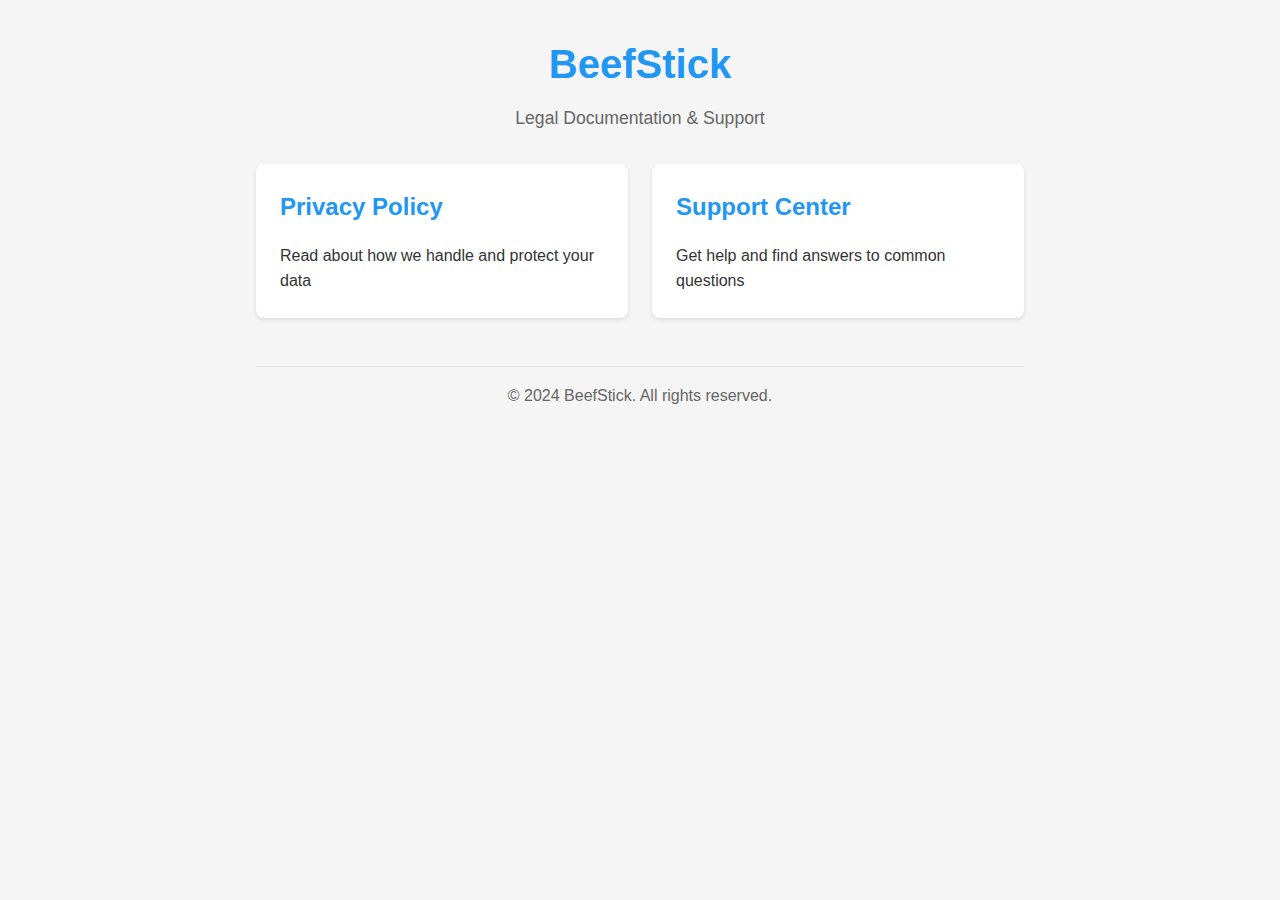
<file: index.html>
<!DOCTYPE html>
<html lang="en">
<head>
    <meta charset="UTF-8">
    <meta name="viewport" content="width=device-width, initial-scale=1.0">
    <title>BeefStick - Legal & Support</title>
    <link rel="stylesheet" href="styles.css">
</head>
<body>
    <div class="container">
        <header>
            <h1>BeefStick</h1>
            <p class="subtitle">Legal Documentation & Support</p>
        </header>
        
        <main>
            <div class="card-container">
                <a href="privacy-policy.html" class="card">
                    <h2>Privacy Policy</h2>
                    <p>Read about how we handle and protect your data</p>
                </a>
                
                <a href="support.html" class="card">
                    <h2>Support Center</h2>
                    <p>Get help and find answers to common questions</p>
                </a>
            </div>
        </main>
        
        <footer>
            <p>&copy; 2024 BeefStick. All rights reserved.</p>
        </footer>
    </div>
</body>
</html>
</file>
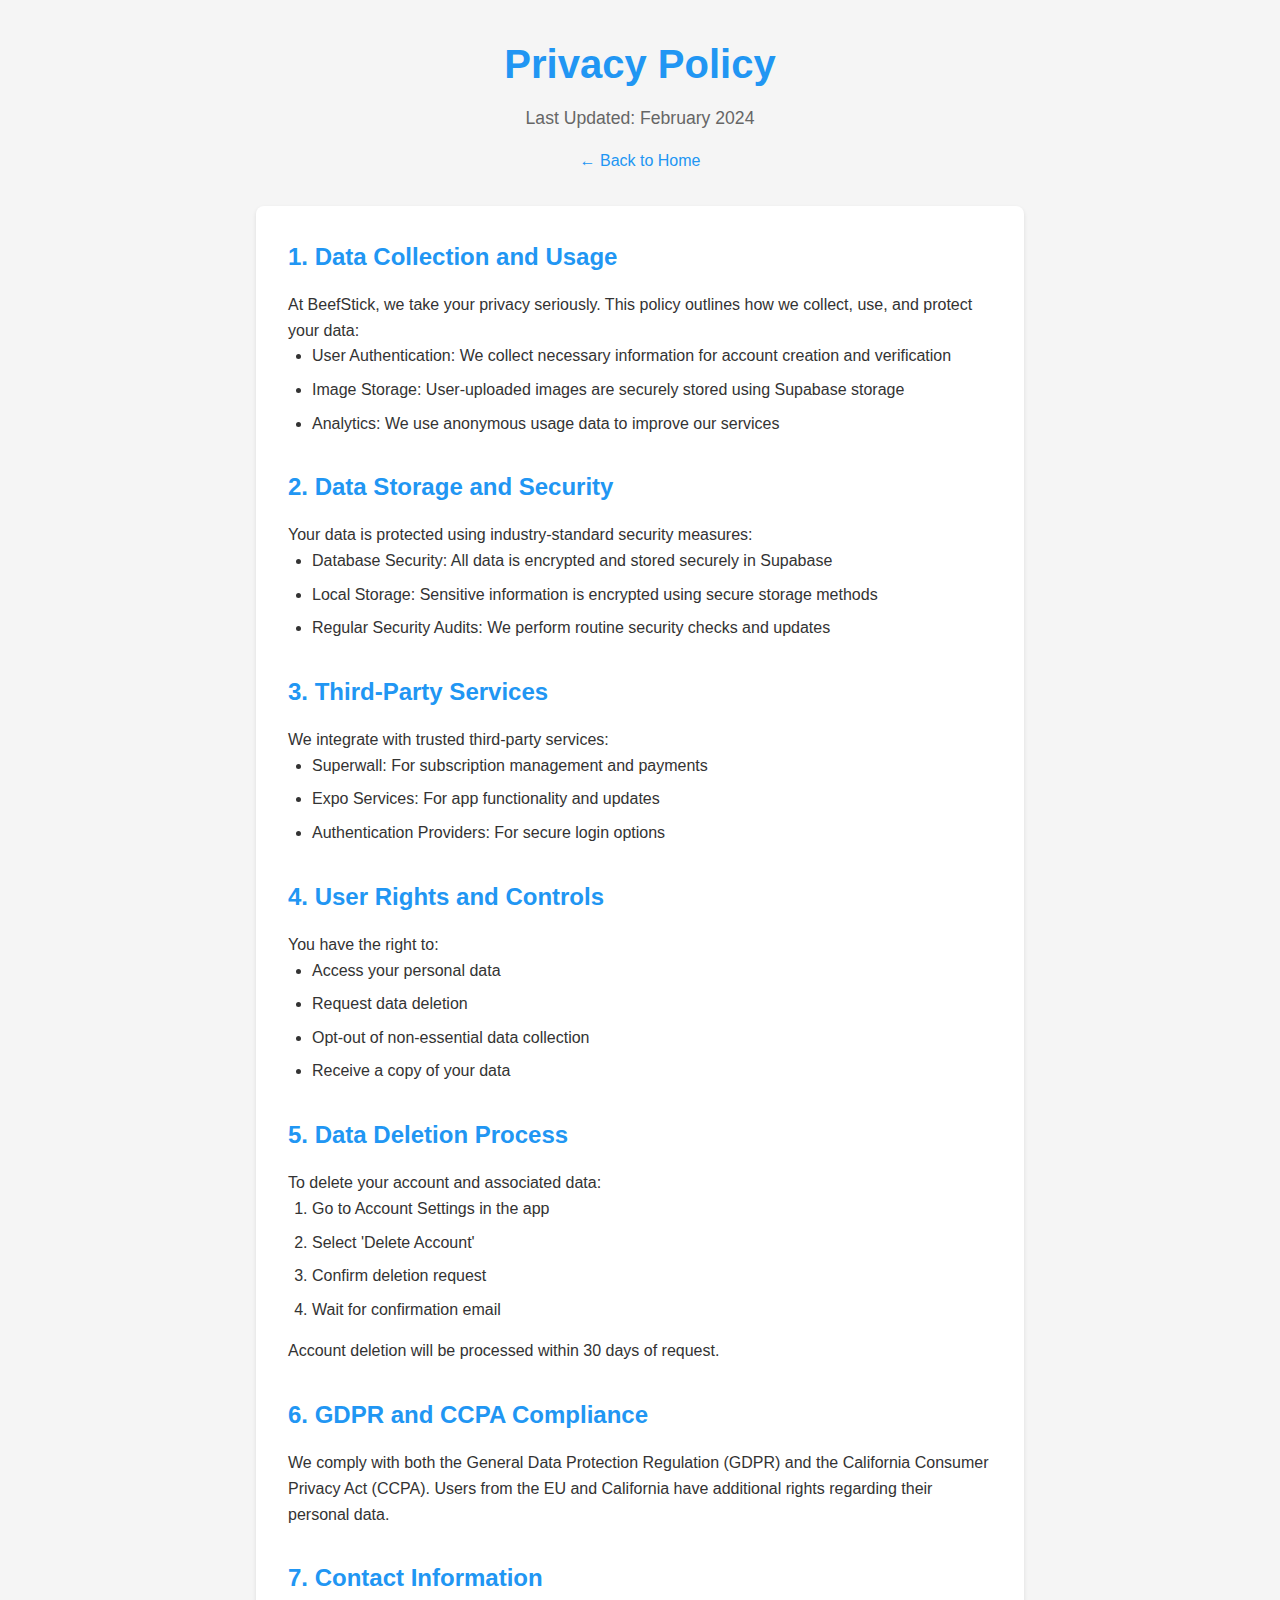
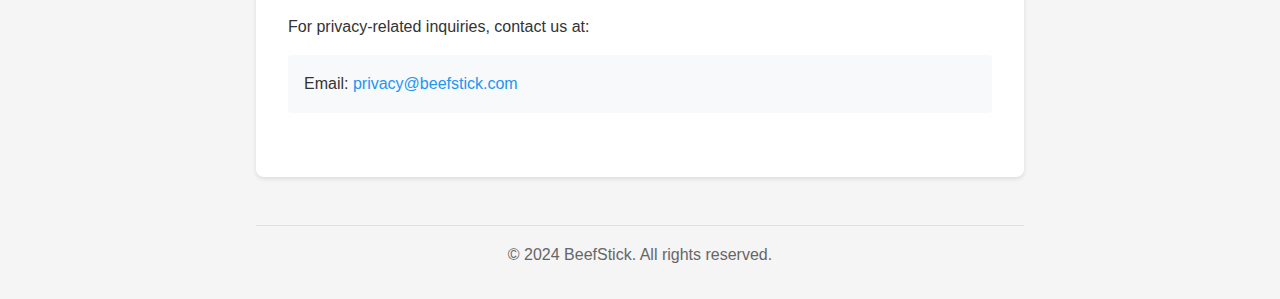
<file: privacy-policy.html>
<!DOCTYPE html>
<html lang="en">
<head>
    <meta charset="UTF-8">
    <meta name="viewport" content="width=device-width, initial-scale=1.0">
    <title>Privacy Policy - BeefStick</title>
    <link rel="stylesheet" href="styles.css">
</head>
<body>
    <div class="container">
        <header>
            <h1>Privacy Policy</h1>
            <p class="subtitle">Last Updated: February 2024</p>
            <a href="index.html" class="back-link">← Back to Home</a>
        </header>

        <main class="content">
            <section>
                <h2>1. Data Collection and Usage</h2>
                <p>At BeefStick, we take your privacy seriously. This policy outlines how we collect, use, and protect your data:</p>
                <ul>
                    <li>User Authentication: We collect necessary information for account creation and verification</li>
                    <li>Image Storage: User-uploaded images are securely stored using Supabase storage</li>
                    <li>Analytics: We use anonymous usage data to improve our services</li>
                </ul>
            </section>

            <section>
                <h2>2. Data Storage and Security</h2>
                <p>Your data is protected using industry-standard security measures:</p>
                <ul>
                    <li>Database Security: All data is encrypted and stored securely in Supabase</li>
                    <li>Local Storage: Sensitive information is encrypted using secure storage methods</li>
                    <li>Regular Security Audits: We perform routine security checks and updates</li>
                </ul>
            </section>

            <section>
                <h2>3. Third-Party Services</h2>
                <p>We integrate with trusted third-party services:</p>
                <ul>
                    <li>Superwall: For subscription management and payments</li>
                    <li>Expo Services: For app functionality and updates</li>
                    <li>Authentication Providers: For secure login options</li>
                </ul>
            </section>

            <section>
                <h2>4. User Rights and Controls</h2>
                <p>You have the right to:</p>
                <ul>
                    <li>Access your personal data</li>
                    <li>Request data deletion</li>
                    <li>Opt-out of non-essential data collection</li>
                    <li>Receive a copy of your data</li>
                </ul>
            </section>

            <section>
                <h2>5. Data Deletion Process</h2>
                <p>To delete your account and associated data:</p>
                <ol>
                    <li>Go to Account Settings in the app</li>
                    <li>Select 'Delete Account'</li>
                    <li>Confirm deletion request</li>
                    <li>Wait for confirmation email</li>
                </ol>
                <p>Account deletion will be processed within 30 days of request.</p>
            </section>

            <section>
                <h2>6. GDPR and CCPA Compliance</h2>
                <p>We comply with both the General Data Protection Regulation (GDPR) and the California Consumer Privacy Act (CCPA). Users from the EU and California have additional rights regarding their personal data.</p>
            </section>

            <section>
                <h2>7. Contact Information</h2>
                <p>For privacy-related inquiries, contact us at:</p>
                <p class="contact-info">Email: <a href="mailto:privacy@beefstick.com">privacy@beefstick.com</a></p>
            </section>
        </main>

        <footer>
            <p>&copy; 2024 BeefStick. All rights reserved.</p>
        </footer>
    </div>
</body>
</html>
</file>
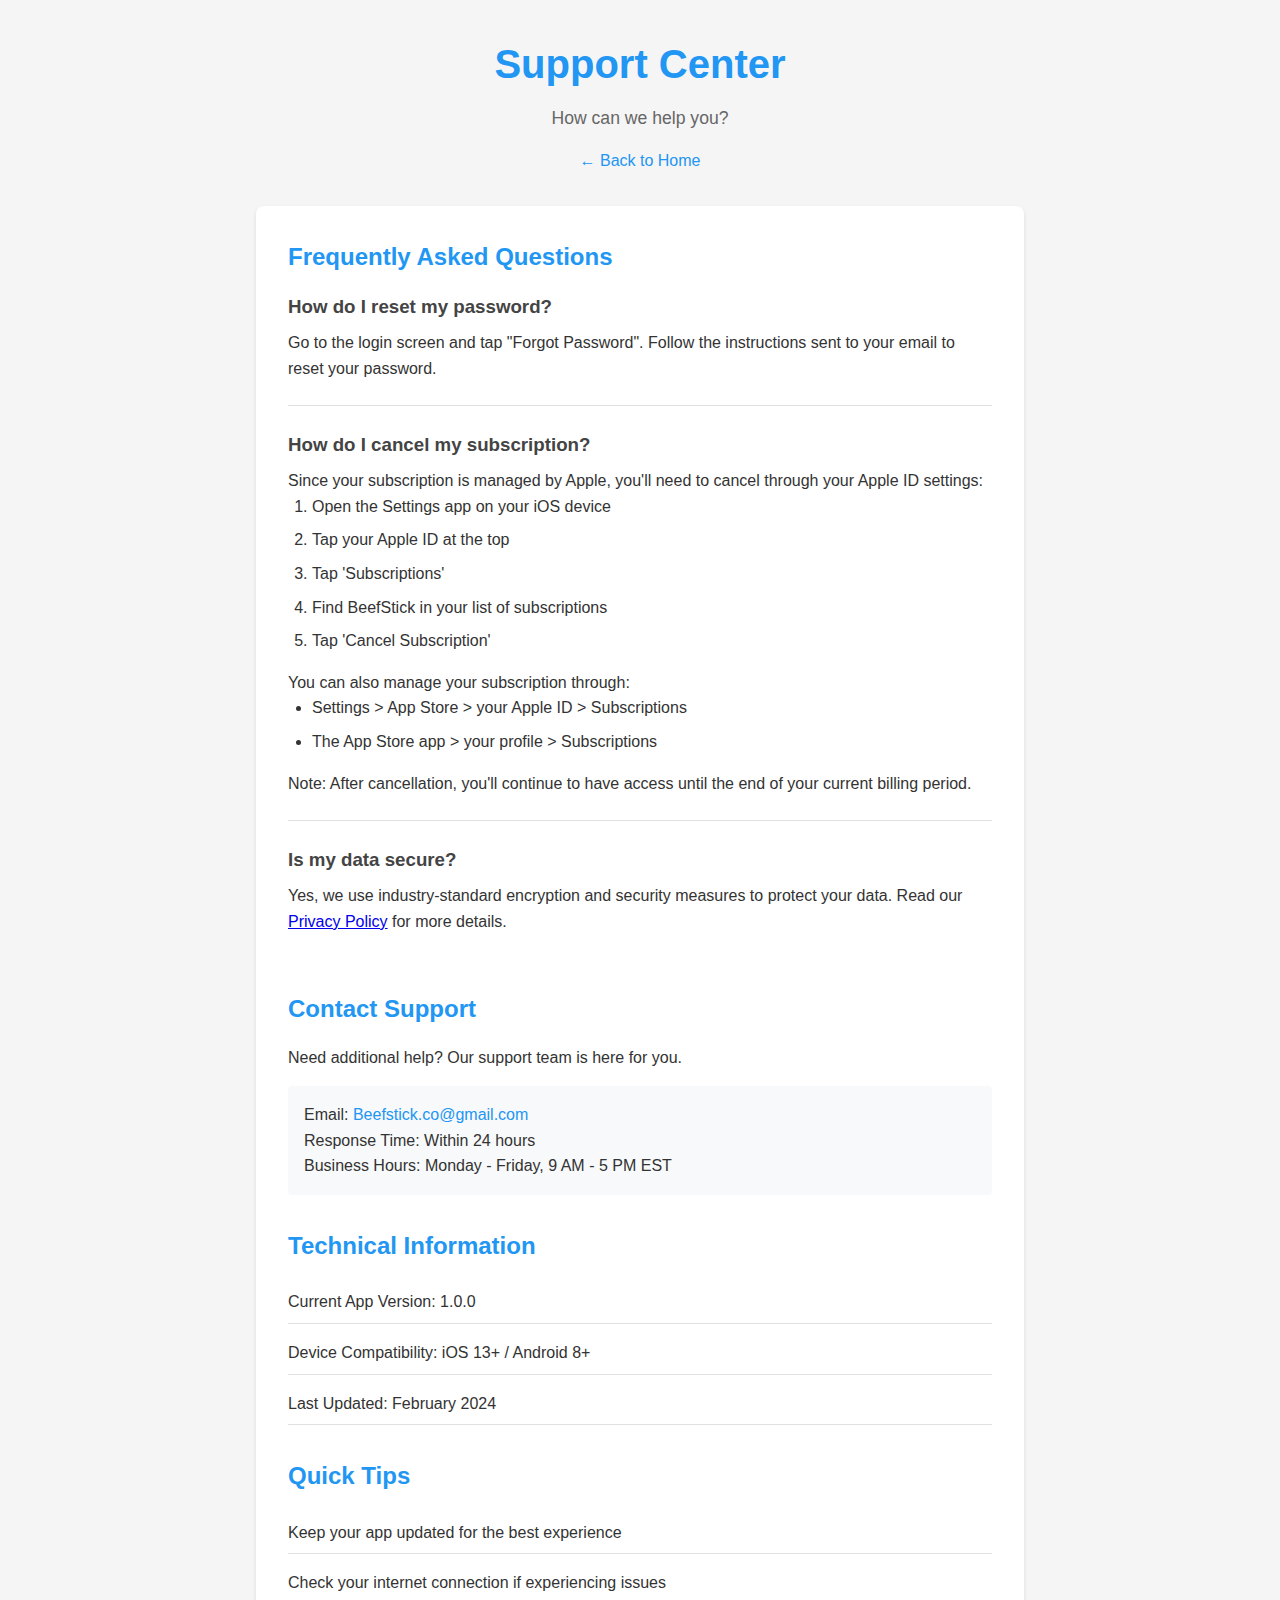
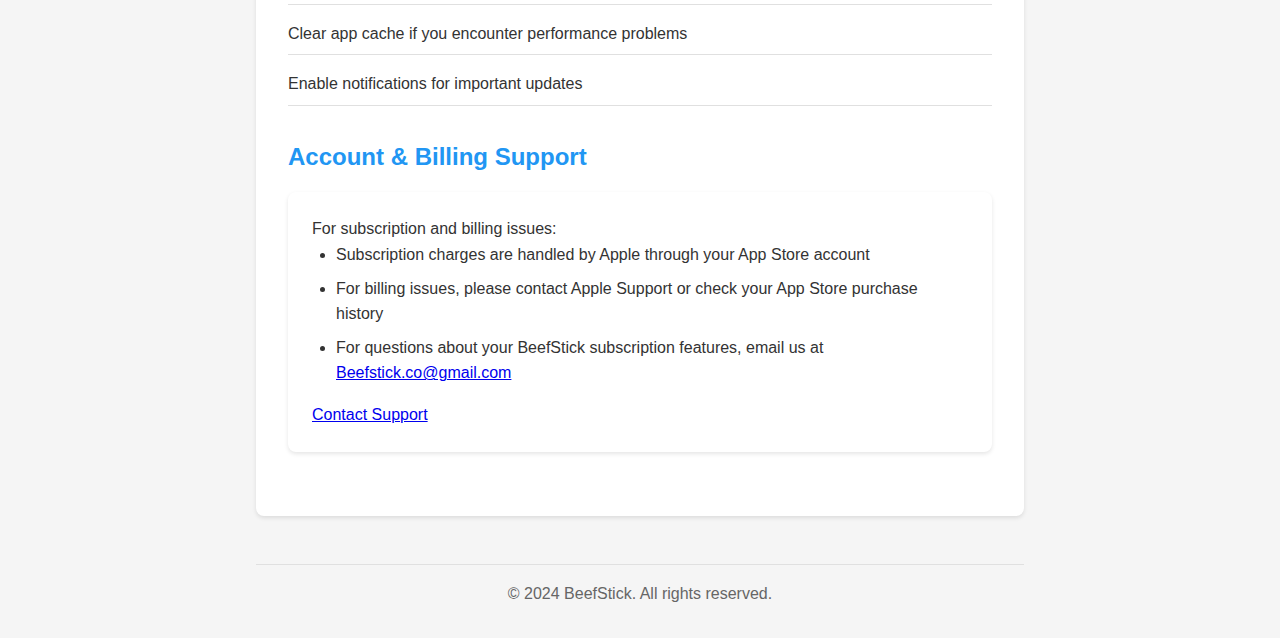
<file: support.html>
<!DOCTYPE html>
<html lang="en">
<head>
    <meta charset="UTF-8">
    <meta name="viewport" content="width=device-width, initial-scale=1.0">
    <title>Support Center - BeefStick</title>
    <link rel="stylesheet" href="styles.css">
</head>
<body>
    <div class="container">
        <header>
            <h1>Support Center</h1>
            <p class="subtitle">How can we help you?</p>
            <a href="index.html" class="back-link">← Back to Home</a>
        </header>

        <main class="content">
            <section class="faq-section">
                <h2>Frequently Asked Questions</h2>
                
                <div class="faq-item">
                    <h3>How do I reset my password?</h3>
                    <p>Go to the login screen and tap "Forgot Password". Follow the instructions sent to your email to reset your password.</p>
                </div>

                <div class="faq-item">
                    <h3>How do I cancel my subscription?</h3>
                    <p>Since your subscription is managed by Apple, you'll need to cancel through your Apple ID settings:</p>
                    <ol>
                        <li>Open the Settings app on your iOS device</li>
                        <li>Tap your Apple ID at the top</li>
                        <li>Tap 'Subscriptions'</li>
                        <li>Find BeefStick in your list of subscriptions</li>
                        <li>Tap 'Cancel Subscription'</li>
                    </ol>
                    <p>You can also manage your subscription through:</p>
                    <ul>
                        <li>Settings > App Store > your Apple ID > Subscriptions</li>
                        <li>The App Store app > your profile > Subscriptions</li>
                    </ul>
                    <p>Note: After cancellation, you'll continue to have access until the end of your current billing period.</p>
                </div>

                <div class="faq-item">
                    <h3>Is my data secure?</h3>
                    <p>Yes, we use industry-standard encryption and security measures to protect your data. Read our <a href="privacy-policy.html">Privacy Policy</a> for more details.</p>
                </div>
            </section>

            <section>
                <h2>Contact Support</h2>
                <p>Need additional help? Our support team is here for you.</p>
                <div class="contact-info">
                    <p>Email: <a href="mailto:Beefstick.co@gmail.com">Beefstick.co@gmail.com</a></p>
                    <p>Response Time: Within 24 hours</p>
                    <p>Business Hours: Monday - Friday, 9 AM - 5 PM EST</p>
                </div>
            </section>

            <section>
                <h2>Technical Information</h2>
                <ul class="tech-info">
                    <li>Current App Version: 1.0.0</li>
                    <li>Device Compatibility: iOS 13+ / Android 8+</li>
                    <li>Last Updated: February 2024</li>
                </ul>
            </section>

            <section>
                <h2>Quick Tips</h2>
                <ul class="quick-tips">
                    <li>Keep your app updated for the best experience</li>
                    <li>Check your internet connection if experiencing issues</li>
                    <li>Clear app cache if you encounter performance problems</li>
                    <li>Enable notifications for important updates</li>
                </ul>
            </section>

            <section>
                <h2>Account & Billing Support</h2>
                <div class="card">
                    <div class="card-content">
                        <p>For subscription and billing issues:</p>
                        <ul>
                            <li>Subscription charges are handled by Apple through your App Store account</li>
                            <li>For billing issues, please contact Apple Support or check your App Store purchase history</li>
                            <li>For questions about your BeefStick subscription features, email us at <a href="mailto:Beefstick.co@gmail.com">Beefstick.co@gmail.com</a></li>
                        </ul>
                        <a href="mailto:Beefstick.co@gmail.com" class="button">Contact Support</a>
                    </div>
                </div>
            </section>
        </main>

        <footer>
            <p>&copy; 2024 BeefStick. All rights reserved.</p>
        </footer>
    </div>
</body>
</html>
</file>
<file: styles.css>
:root {
    --primary-color: #2196F3;
    --text-color: #333;
    --background-color: #f5f5f5;
    --card-background: #ffffff;
    --border-color: #e0e0e0;
}

* {
    margin: 0;
    padding: 0;
    box-sizing: border-box;
}

body {
    font-family: -apple-system, BlinkMacSystemFont, 'Segoe UI', Roboto, Oxygen, Ubuntu, Cantarell, 'Open Sans', 'Helvetica Neue', sans-serif;
    line-height: 1.6;
    color: var(--text-color);
    background-color: var(--background-color);
}

.container {
    max-width: 800px;
    margin: 0 auto;
    padding: 2rem 1rem;
}

header {
    text-align: center;
    margin-bottom: 2rem;
}

h1 {
    color: var(--primary-color);
    font-size: 2.5rem;
    margin-bottom: 0.5rem;
}

.subtitle {
    color: #666;
    font-size: 1.1rem;
}

.back-link {
    display: inline-block;
    margin-top: 1rem;
    color: var(--primary-color);
    text-decoration: none;
}

.back-link:hover {
    text-decoration: underline;
}

.card-container {
    display: grid;
    grid-template-columns: repeat(auto-fit, minmax(250px, 1fr));
    gap: 1.5rem;
    margin-top: 2rem;
}

.card {
    background: var(--card-background);
    padding: 1.5rem;
    border-radius: 8px;
    box-shadow: 0 2px 4px rgba(0, 0, 0, 0.1);
    text-decoration: none;
    color: inherit;
    transition: transform 0.2s ease, box-shadow 0.2s ease;
}

.card:hover {
    transform: translateY(-2px);
    box-shadow: 0 4px 8px rgba(0, 0, 0, 0.15);
}

.content {
    background: var(--card-background);
    padding: 2rem;
    border-radius: 8px;
    box-shadow: 0 2px 4px rgba(0, 0, 0, 0.1);
}

section {
    margin-bottom: 2rem;
}

h2 {
    color: var(--primary-color);
    margin-bottom: 1rem;
}

h3 {
    color: #444;
    margin-bottom: 0.5rem;
}

ul, ol {
    padding-left: 1.5rem;
    margin-bottom: 1rem;
}

li {
    margin-bottom: 0.5rem;
}

.faq-item {
    margin-bottom: 1.5rem;
    padding-bottom: 1.5rem;
    border-bottom: 1px solid var(--border-color);
}

.faq-item:last-child {
    border-bottom: none;
}

.contact-info {
    background: #f8f9fa;
    padding: 1rem;
    border-radius: 4px;
    margin-top: 1rem;
}

.contact-info a {
    color: var(--primary-color);
    text-decoration: none;
}

.contact-info a:hover {
    text-decoration: underline;
}

.tech-info, .quick-tips {
    list-style: none;
    padding-left: 0;
}

.tech-info li, .quick-tips li {
    padding: 0.5rem 0;
    border-bottom: 1px solid var(--border-color);
}

footer {
    text-align: center;
    margin-top: 3rem;
    padding-top: 1rem;
    border-top: 1px solid var(--border-color);
    color: #666;
}

@media (max-width: 600px) {
    .container {
        padding: 1rem;
    }

    h1 {
        font-size: 2rem;
    }

    .content {
        padding: 1rem;
    }
}
</file>
